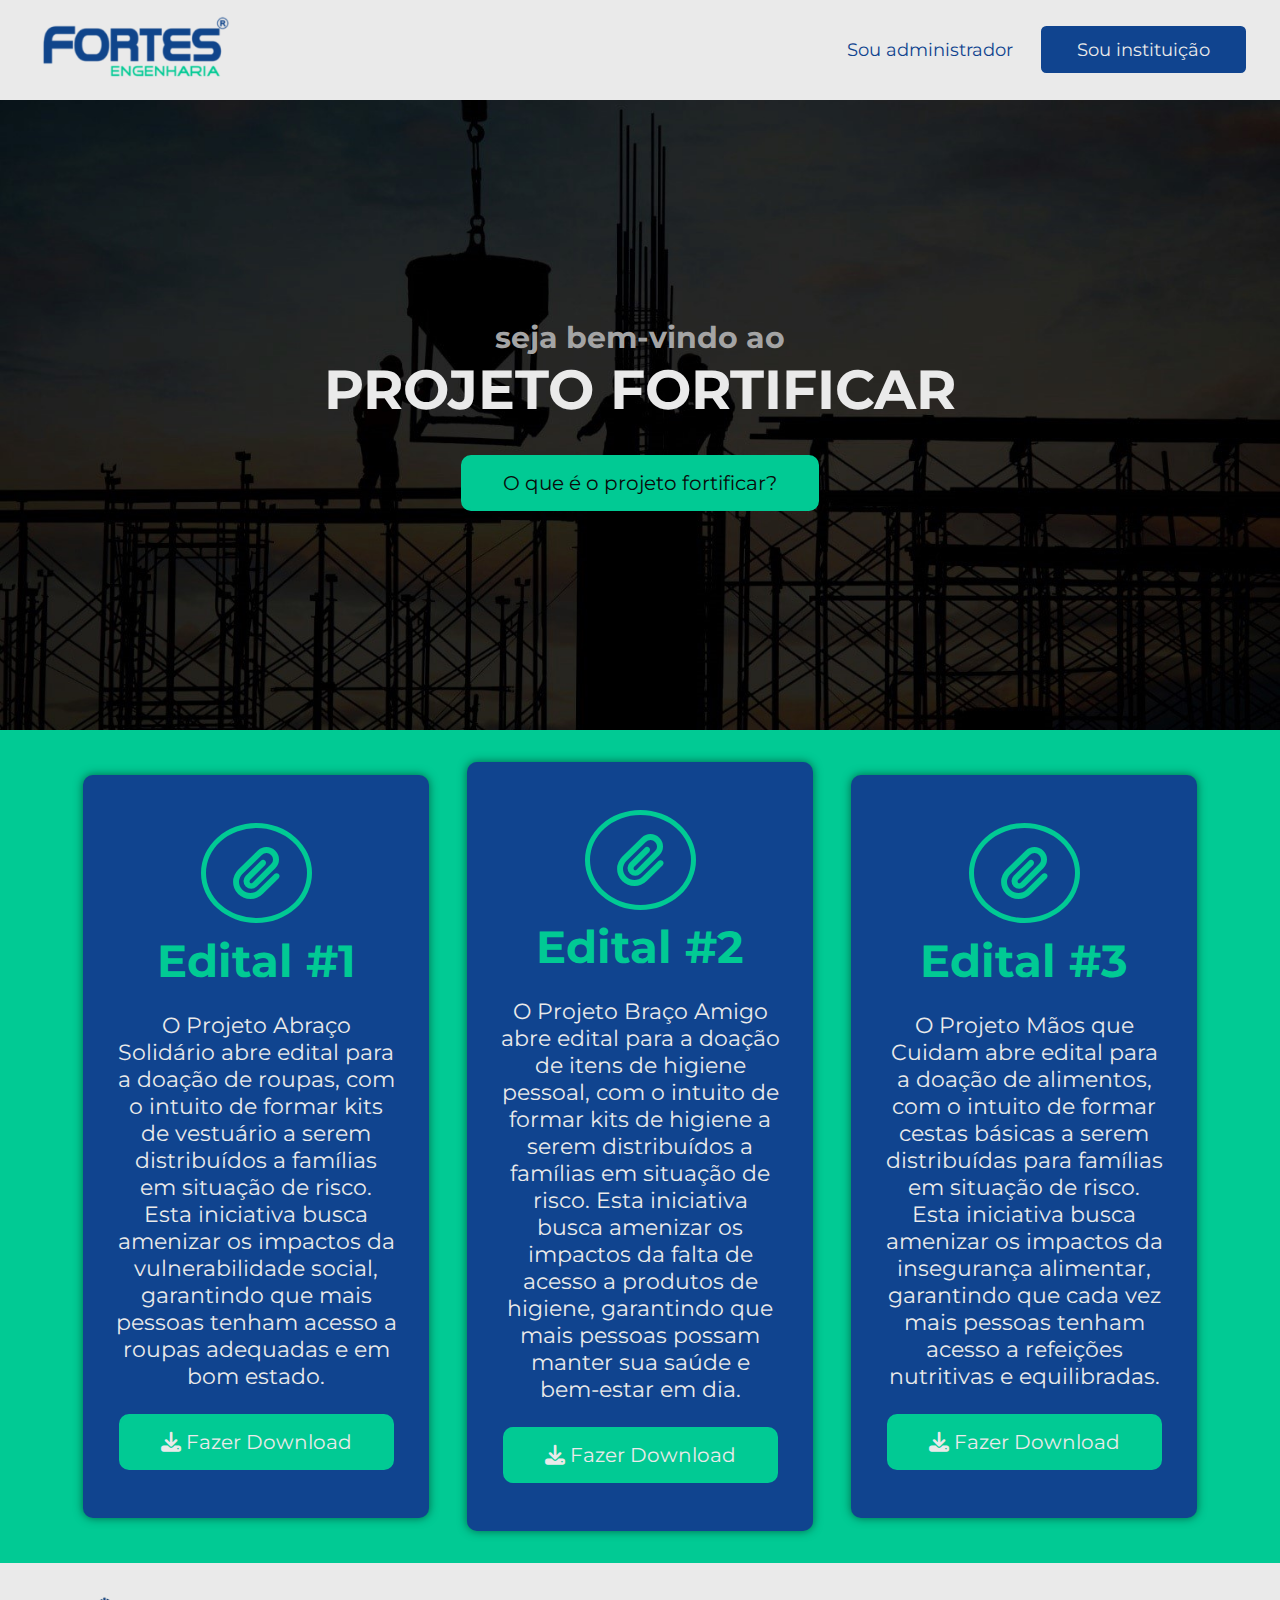
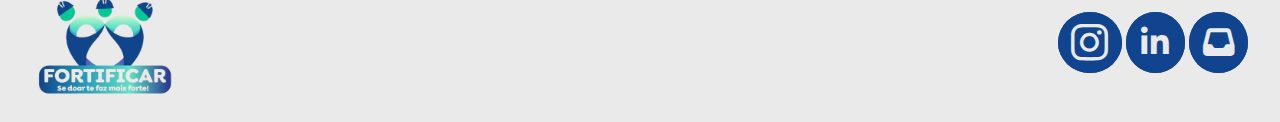
<file: index.html>
<!DOCTYPE html>
<html lang="pt-br">

<head>
    <meta charset="UTF-8">
    <meta name="viewport" content="width=device-width, initial-scale=1.0">
    <link rel="stylesheet" href="style.css">
    <link rel="stylesheet" href="src/fontawesome/css/all.css">
    <link rel="shortcut icon" href="src/logo-fortificar.png" type="image/x-icon">
    <title>Fortificar</title>
</head>

<body>
    <header>
        <div>
            <img src="src/logo-fortes.png" alt="Logo Fortes Engenharia">
        </div>
        <div>
            <a onclick="setTipoUsuario('adm')" class="bt-normal" href="login.html">Sou administrador</a>
            <a onclick="setTipoUsuario('dona')" class="bt-bg-azul" href="login.html">Sou instituição</a>
        </div>
    </header>

    <main>
        <section  id="hero">
            <div>
                <h2>seja bem-vindo ao</h2>
                <h1>PROJETO FORTIFICAR</h1>
            </div>
            <a class="bt-bg-verde" href="">O que é o projeto fortificar?</a>
        </section>

        <section id="cards">
            <div class="card">

                <div class="texto-card">
                    <a class="bt-bg-azul" href=""><i class="fa-solid fa-paperclip fa-3x"></i></a>
                    <h1>Edital #1</h1>
                </div>
                <p>O Projeto Abraço Solidário abre edital para a doação de roupas, com o intuito de formar kits de
                    vestuário a serem distribuídos a famílias em situação de risco. Esta iniciativa busca amenizar os
                    impactos da vulnerabilidade social, garantindo que mais pessoas tenham acesso a roupas adequadas e
                    em bom estado.
                </p>

                <a class="bt-bg-verde" download href="files/Edital1.pdf"><i
                        class="fa-solid fa-download"></i> Fazer Download</a>
            </div>
            <div class="card">

                <div class="texto-card">
                    <a class="bt-bg-azul" href=""><i class="fa-solid fa-paperclip fa-3x"></i></a>
                    <h1>Edital #2</h1>
                </div>
                <p>O Projeto Braço Amigo abre edital para a doação de itens de higiene pessoal, com o intuito de formar
                    kits de higiene a serem distribuídos a famílias em situação de risco. Esta iniciativa busca amenizar
                    os impactos da falta de acesso a produtos de higiene, garantindo que mais pessoas possam manter sua
                    saúde e bem-estar em dia.
                </p>

                <a class="bt-bg-verde" download href="files/Edital2.pdf"><i
                        class="fa-solid fa-download"></i> Fazer Download</a>
            </div>
            <div class="card">

                <div class="texto-card">
                    <a class="bt-bg-azul" href=""><i class="fa-solid fa-paperclip fa-3x"></i></a>
                    <h1>Edital #3</h1>
                </div>
                <p>O Projeto Mãos que Cuidam abre edital para a doação de alimentos, com o intuito de formar cestas
                    básicas a serem distribuídas para famílias em situação de risco. Esta iniciativa busca amenizar os
                    impactos da insegurança alimentar, garantindo que cada vez mais pessoas tenham acesso a refeições nutritivas
                    e equilibradas.
                </p>

                <a class="bt-bg-verde" download href="files/Edital3.pdf"><i
                        class="fa-solid fa-download"></i> Fazer Download</a>
            </div>
        </section>
    </main>

    <footer>
        <div>
            <img src="src/logo-fortificar.png" alt="Logo Fortificar">
        </div>
        <div>
            <a class="bt-bg-azul" target="_blank" href="https://www.instagram.com/fortesengenharialtda/"><i
                    class="fa-brands fa-instagram fa-2xl"></i></a>
            <a class="bt-bg-azul" style="padding: 0.7em 0.6em !important" target="_blank"
                href="https://www.linkedin.com/company/fortes-engenharia-ltda/"><i
                    class="fa-brands fa-linkedin-in fa-xl"></i></a>
            <a class="bt-bg-azul" target="_blank" href="https://fortes.ind.br/fale-conosco/"><i
                    class="fa-solid fa-inbox fa-xl"></i></a>
        </div>
    </footer>

    <script src="script.js"></script>
</body>

</html>
</file>
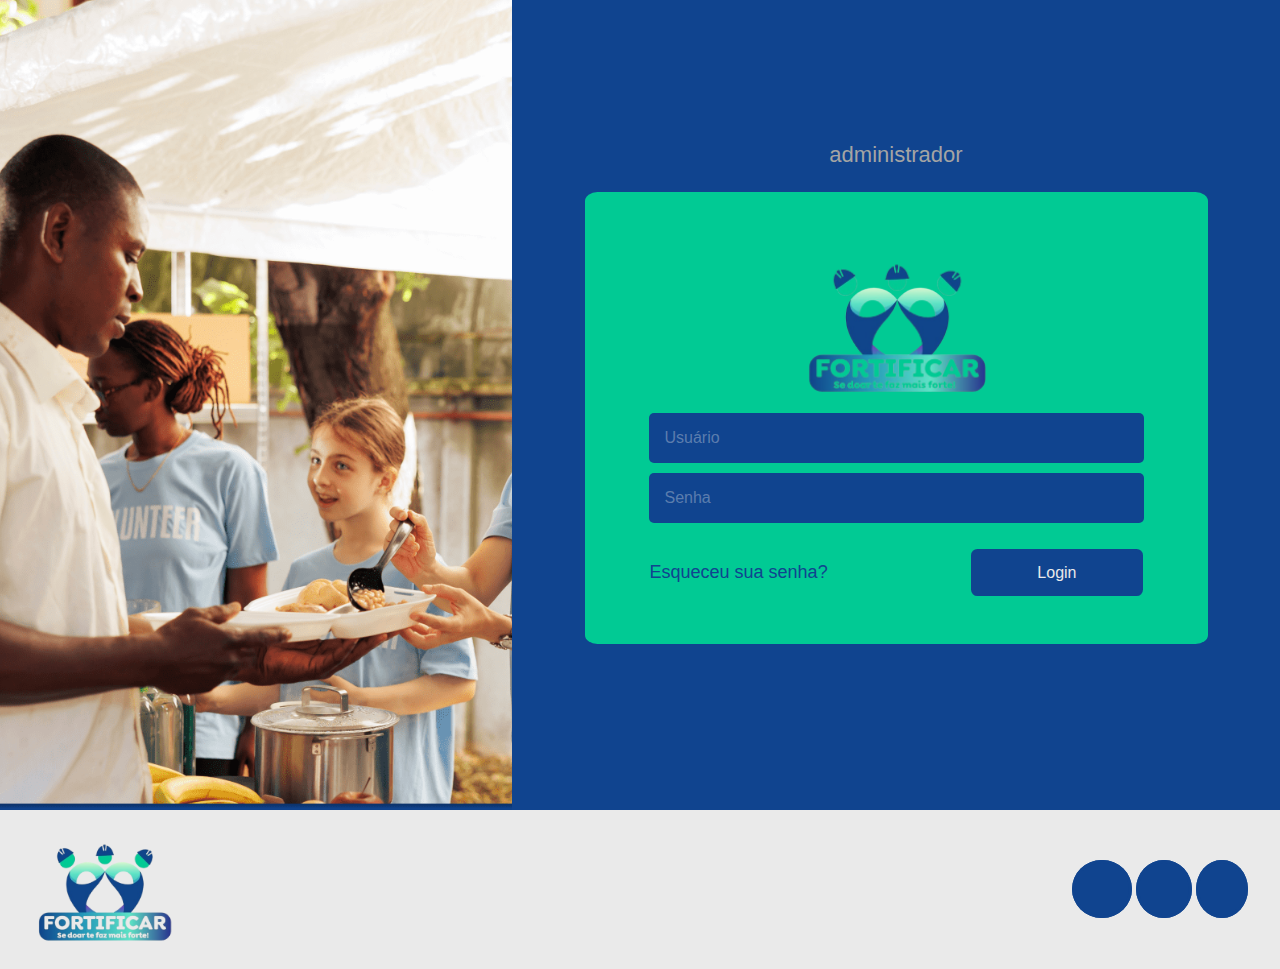
<file: pags-adm/index.html>
<!DOCTYPE html>
<html lang="pt-br">

<head>
    <meta charset="UTF-8">
    <meta name="viewport" content="width=device-width, initial-scale=1.0">
    <link rel="stylesheet" href="../style.css">
    <link rel="stylesheet" href="../src/fontawesome/css/all.css">
    <link rel="shortcut icon" href="../src/logo-fortificar.png" type="image/x-icon">
    <link rel="stylesheet" href="style-adm.css">
    <title>Fortificar - Administrador</title>
</head>

<body>
    <script>
        // codigo para não deixar usuários não autorizados entrarem
        window.onload = function () {
            var auth = sessionStorage.getItem('auth');
            if (!auth || auth !== "adm") {
                sessionStorage.setItem('tipoUsuario', "adm");
                window.location.href = '../login.html';
            }
        }
    </script>
    <header>
        <nav>
            <a class="bt-normal ativado" href="#">Cadastros</a>
            <a class="bt-normal" href="relatorios.html">Relatórios</a>
            <a class="bt-normal" href="chat.html">Chats</a>
        </nav>
        <div>
            <div id="bt-user">
                <button><i class="fa-solid fa-user fa-3x"></i></button>
                <div class="submenu">
                    <h3>Administrador</h3>
                    <a class="bt-bg-azul" onclick="sair()" href="../index.html">Sair</a>
                </div>
            </div>
        </div>
    </header>
 
        <main id="aside-screen">
            <aside>
                <input class="bt-bg-azul" type="text" name="nome" id="txtNome" placeholder="Nome da empresa">
                <ul>
                    <li><i class="fa-regular fa-square fa-xl"></i>
                        <p style="text-decoration: underline;">Instituição #1 - Pendente</p>
                    </li>
                    <li><i class="fa-regular fa-square-check fa-xl"></i>
                        <p>Instituição #2</p>
                    </li>
                    <li><i class="fa-regular fa-square-check fa-xl"></i>
                        <p>Instituição #3</p>
                    </li>
                    <li><i class="fa-regular fa-square-check fa-xl"></i>
                        <p>Instituição #4</p>
                    </li>
                    <li><i class="fa-regular fa-square-check fa-xl"></i>
                        <p>Instituição #5</p>
                    </li>
                    <li><i class="fa-regular fa-square-check fa-xl"></i>
                        <p>Instituição #6</p>
                    </li>
                    <li><i class="fa-regular fa-square-check fa-xl"></i>
                        <p>Instituição #7</p>
                    </li>
                </ul>
            </aside>
            <section class="conteudo">
                <div class="row">
                    <img height="170" src="../src/foto-empresa.png" alt="Logo Empresa">
                    <div id="info-empresa">
                        <div class="column">
                            <h2>Instituição #1 - Pendente</h2>
                            <h3>Doação de alimentos</h3>
                        </div>
                        <div>
                            <p>“Somos uma empresa dedicada a doação de alimentos
                                desde 2019, atendendo com orgulho mais de cem mil famílias através do repasse de doações
                                voluntárias”
                            </p>
                        </div>
                    </div>
                </div>
                <table>
                    <tr>
                        <th>CNPJ</th>
                        <td>12.345.678/0001-90</td>
                    </tr>
                    <tr>
                        <th>Telefone</th>
                        <td>+55 (27) 1234-5678</td>
                    </tr>
                    <tr>
                        <th>Email</th>
                        <td>contato@alimentaesperanca.org.br</td>
                    </tr>
                    <tr>
                        <th>Website</th>
                        <td>www.alimentaesperanca.org.br</td>
                    </tr>
                    <tr>
                        <th>Valores</th>
                        <td>Solidariedade, Comunhão e Respeito</td>
                    </tr>
                    <tr>
                        <th>Impacto</th>
                        <td>1.300 toneladas de alimentos / 100.000 pessoas</td>
                    </tr>
                    <tr>
                        <th>Descrição</th>
                        <td>Contamos com uma equipe dedicada de 30 funcionários e mais de 200 voluntários que atuam
                            diretamente na coleta, organização e distribuição de alimentos, Temos parcerias com grandes
                            redes de supermercados, ONGs locais, prefeituras e diversas empresas do setor privado que
                            compartilham nosso compromisso com a luta contra a fome.</td>
                    </tr>
                </table>
                <div class="bts">
                    <button class="bt-bg-verde" id="bt-rem"><i class="fa-solid fa-x"></i>Rejeitar</button>
                    <button class="bt-bg-verde"><i class="fa-solid fa-check"></i>Aceitar</button>
                </div>
            </section>



    </main>
    <footer>
        <div>
            <img src="../src/logo-fortificar.png" alt="Logo Fortificar">
        </div>
        <div>
            <a class="bt-bg-azul" target="_blank" href="https://www.instagram.com/fortesengenharialtda/"><i
                    class="fa-brands fa-instagram fa-2xl"></i></a>
            <a class="bt-bg-azul" style="padding: 0.7em 0.6em !important" target="_blank"
                href="https://www.linkedin.com/company/fortes-engenharia-ltda/"><i
                    class="fa-brands fa-linkedin-in fa-xl"></i></a>
            <a class="bt-bg-azul" target="_blank" href="https://fortes.ind.br/fale-conosco/"><i
                    class="fa-solid fa-inbox fa-xl"></i></a>
        </div>
    </footer>

    <script src="../script.js"></script>

</html>
</file>
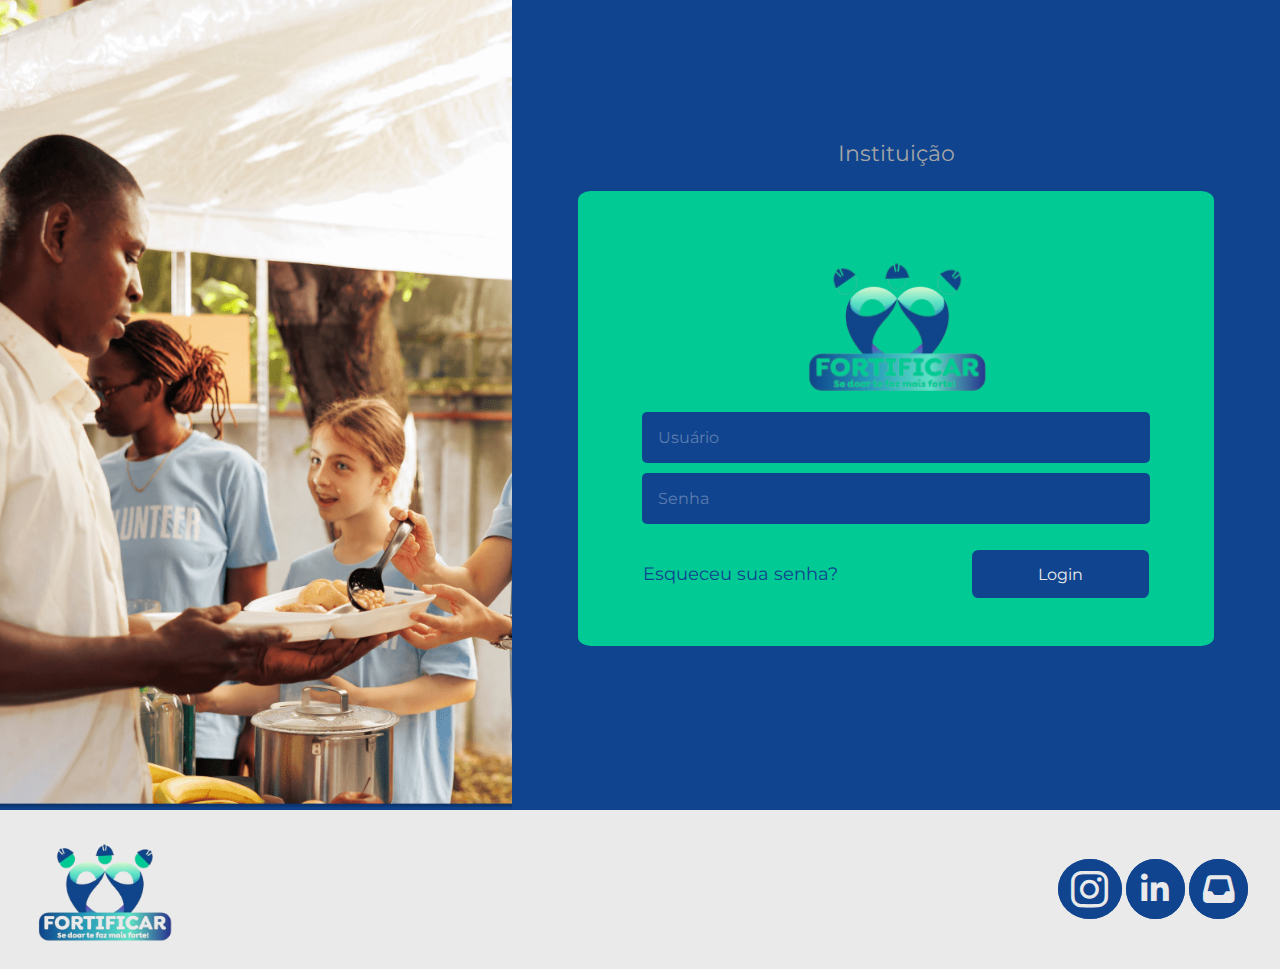
<file: pags-dona/index.html>
<!DOCTYPE html>
<html lang="pt-br">

<head>
    <meta charset="UTF-8">
    <meta name="viewport" content="width=device-width, initial-scale=1.0">
    <link rel="stylesheet" href="../style.css">
    <link rel="stylesheet" href="../src/fontawesome/css/all.css">
    <link rel="shortcut icon" href="../src/logo-fortificar.png" type="image/x-icon">
    <link rel="stylesheet" href="style-donatario.css">
    <title>Fortificar - Donatario</title>
</head>

<body>
    <script>
        window.onload = function () {
            var auth = sessionStorage.getItem('auth');
            if (!auth || auth !== "dona") {
                sessionStorage.setItem('tipoUsuario', "dona");
                window.location.href = '../login.html';
            }
        }
    </script>


    <header>
        <nav>
            <a class="bt-normal ativado" href="#">Home</a>
            <a class="bt-normal" href="prestacao_de_contas.html">Prestação de Contas</a>
            <a class="bt-normal" href="solicitacoes.html">Solicitações</a>
        </nav>
        <div>
            <div>
                <button><i class="fa-solid fa-bell fa-3x"></i></button>
            </div>
            <div>
                <button><i class="fa-solid fa-comment fa-3x"></i></button>
            </div>
            <div id="bt-user">
                <button><i class="fa-solid fa-user fa-3x"></i></button>
                <div class="submenu">
                    <h3>Donatário</h3>
                    <a class="bt-bg-azul" onclick="sair()" href="../index.html">Sair</a>
                </div>
            </div>
        </div>
    </header>
    <main>
        <section id="home-section">
            <div id="div-video">
                <iframe src="https://www.youtube.com/embed/dMacdG2I5q0?si=LDQ-BQvSq8XairRv" title="YouTube video player"
                    frameborder="0"
                    allow="accelerometer; autoplay; clipboard-write; encrypted-media; gyroscope; picture-in-picture; web-share"
                    referrerpolicy="strict-origin-when-cross-origin" allowfullscreen></iframe>
            </div>
            <div id="div-texto">
                <div>
                    <h2>Projetos</h2>
                    <p>A FORTES Engenharia LTDA é uma empresa de construção civil industrial consolidada e referência em
                        seu
                        ramo de atuação. É uma marca forte, que gera e agrega valor para as pessoas, para o mercado e
                        para o
                        Brasil. Atua com ética, competitividade e qualidade na construção de grandes empreendimentos, em
                        diferentes tipos de obras e nos mais importantes setores da economia, sendo uma referência em
                        inovação e em soluções tecnológicas diferenciadas.</p>
                </div>
                <a class="bt-bg-verde" href="">Ver editais</a>
            </div>
        </section>
        <section id="cards">
            <div class="card">

                <div class="texto-card">
                    <a class="bt-bg-azul" href=""><i class="fa-solid fa-paperclip fa-3x"></i></a>
                    <h1>Edital #1</h1>
                </div>
                <p>O Projeto Abraço Solidário abre edital para a doação de roupas, com o intuito de formar kits de
                    vestuário a serem distribuídos a famílias em situação de risco. Esta iniciativa busca amenizar os
                    impactos da vulnerabilidade social, garantindo que mais pessoas tenham acesso a roupas adequadas e
                    em bom estado.
                </p>

                <a class="bt-bg-verde" download href="../files/Edital1.pdf"><i
                        class="fa-solid fa-download"></i> Fazer Download</a>
            </div>
            <div class="card">

                <div class="texto-card">
                    <a class="bt-bg-azul" href=""><i class="fa-solid fa-paperclip fa-3x"></i></a>
                    <h1>Edital #2</h1>
                </div>
                <p>O Projeto Braço Amigo abre edital para a doação de itens de higiene pessoal, com o intuito de formar
                    kits de higiene a serem distribuídos a famílias em situação de risco. Esta iniciativa busca amenizar
                    os impactos da falta de acesso a produtos de higiene, garantindo que mais pessoas possam manter sua
                    saúde e bem-estar em dia.
                </p>

                <a class="bt-bg-verde" download href="../files/Edital2.pdf"><i
                        class="fa-solid fa-download"></i> Fazer Download</a>
            </div>
            <div class="card">

                <div class="texto-card">
                    <a class="bt-bg-azul" href=""><i class="fa-solid fa-paperclip fa-3x"></i></a>
                    <h1>Edital #3</h1>
                </div>
                <p>O Projeto Mãos que Cuidam abre edital para a doação de alimentos, com o intuito de formar cestas
                    básicas a serem distribuídas para famílias em situação de risco. Esta iniciativa busca amenizar os
                    impactos da insegurança alimentar, garantindo que cada vez mais pessoas tenham acesso a refeições nutritivas
                    e equilibradas.
                </p>

                <a class="bt-bg-verde" download href="../files/Edital3.pdf"><i
                        class="fa-solid fa-download"></i> Fazer Download</a>
            </div>
        </section>
    </main>
    <footer>
        <div>
            <img src="../src/logo-fortificar.png" alt="Logo Fortificar">
        </div>
        <div>
            <a class="bt-bg-azul" target="_blank" href="https://www.instagram.com/fortesengenharialtda/"><i
                    class="fa-brands fa-instagram fa-2xl"></i></a>
            <a class="bt-bg-azul" style="padding: 0.7em 0.6em !important" target="_blank"
                href="https://www.linkedin.com/company/fortes-engenharia-ltda/"><i
                    class="fa-brands fa-linkedin-in fa-xl"></i></a>
            <a class="bt-bg-azul" target="_blank" href="https://fortes.ind.br/fale-conosco/"><i
                    class="fa-solid fa-inbox fa-xl"></i></a>
        </div>
    </footer>

    <script src="../script.js"></script>

</html>
</file>
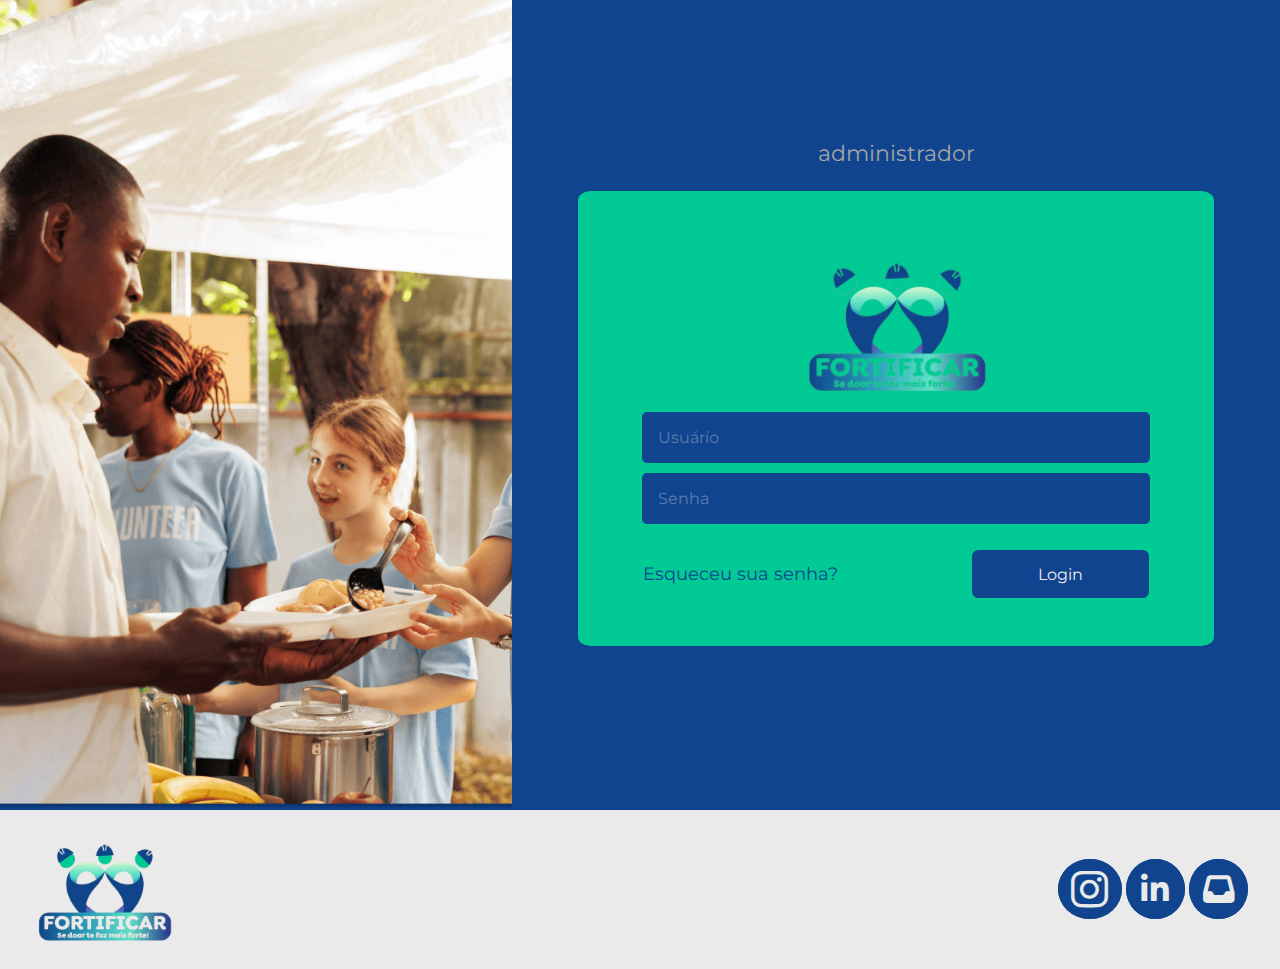
<file: login.html>
<!DOCTYPE html>
<html lang="pt-br">

<head>
    <meta charset="UTF-8">
    <meta name="viewport" content="width=device-width, initial-scale=1.0">
    <link rel="stylesheet" href="style.css">
    <link rel="stylesheet" href="src/fontawesome/css/all.css">
    <link rel="shortcut icon" href="src/logo-fortificar.png" type="image/x-icon">
    <title>Fortificar</title>
</head>

<body>
    <script>
        window.onload = function () {
            var tipoUsuario = sessionStorage.getItem('tipoUsuario');
            if (tipoUsuario) {
                if (tipoUsuario === 'dona') {
                    document.getElementById('lblTipoUsuario').innerHTML = "Instituição";                
                }
            }
        }
    </script>

    <main id="login">
        <aside id="form-aside"></aside>
        <section>
            <p id="lblTipoUsuario">administrador</p>
            <form id="formLogin" onsubmit="return validarForm()">
                <img src="src/logo-fortificar.png" alt="Logo Fortificar">
                <input required class="input-bg-azul" type="text" name="nome" id="txtNome" placeholder="Usuário">
                <input required class="input-bg-azul" type="password" name="senha" id="txtSenha" placeholder="Senha">
                <div>
                    <a class="bt-normal" href="#">Esqueceu sua senha?</a>
                    <button type="submit" class="bt-bg-azul">Login</button>
                </div>
            </form>
            <p id="lblRetorno"></p>
        </section>
    </main>

    <footer>
        <div>
            <img src="src/logo-fortificar.png" alt="Logo Fortificar">
        </div>
        <div>
            <a class="bt-bg-azul" target="_blank" href="https://www.instagram.com/fortesengenharialtda/"><i
                    class="fa-brands fa-instagram fa-2xl"></i></a>
            <a class="bt-bg-azul" style="padding: 0.7em 0.6em !important" target="_blank"
                href="https://www.linkedin.com/company/fortes-engenharia-ltda/"><i
                    class="fa-brands fa-linkedin-in fa-xl"></i></a>
            <a class="bt-bg-azul" target="_blank" href="https://fortes.ind.br/fale-conosco/"><i
                    class="fa-solid fa-inbox fa-xl"></i></a>
        </div>
    </footer>

    <script src="script.js"></script>
</body>

</html>
</file>
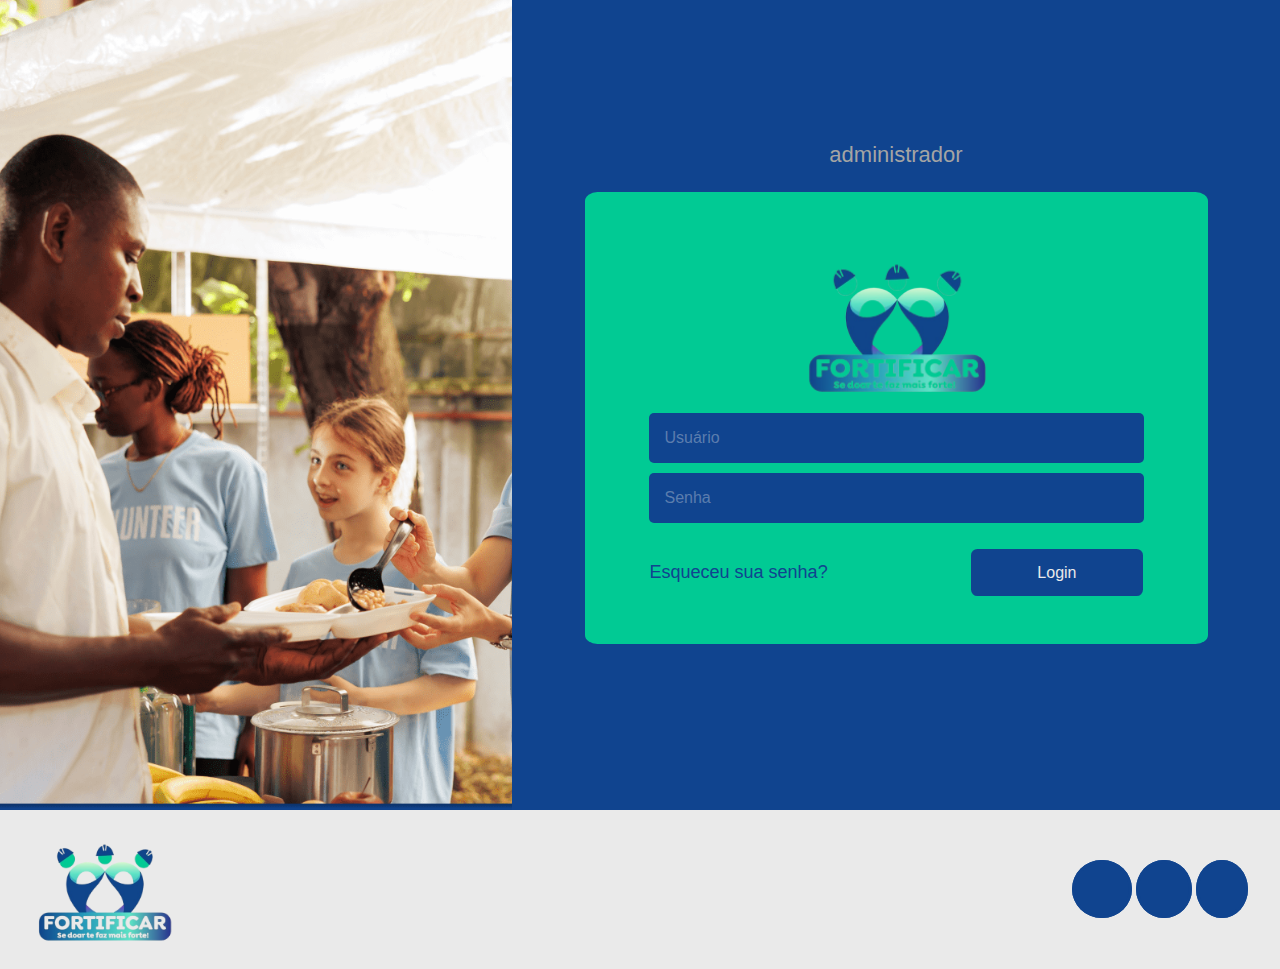
<file: pags-adm/chat.html>
<!DOCTYPE html>
<html lang="pt-br">

<head>
    <meta charset="UTF-8">
    <meta name="viewport" content="width=device-width, initial-scale=1.0">
    <link rel="stylesheet" href="../style.css">
    <link rel="stylesheet" href="../src/fontawesome/css/all.css">
    <link rel="shortcut icon" href="../src/logo-fortificar.png" type="image/x-icon">
    <link rel="stylesheet" href="style-adm.css">
    <title>Fortificar - Administrador</title>
</head>

<body>
    <script>
        // codigo para não deixar usuários não autorizados entrarem
        window.onload = function () {
            var auth = sessionStorage.getItem('auth');
            if (!auth || auth !== "adm") {
                sessionStorage.setItem('tipoUsuario', "adm");
                window.location.href = '../login.html';
            }
        }
    </script>
    <header>
        <nav>
            <a class="bt-normal" href="index.html">Cadastros</a>
            <a class="bt-normal" href="relatorios.html">Relatórios</a>
            <a class="bt-normal ativado" href="#">Chats</a>
        </nav>
        <div>
            <div id="bt-user">
                <button><i class="fa-solid fa-user fa-3x"></i></button>
                <div class="submenu">
                    <h3>Administrador</h3>
                    <a class="bt-bg-azul" onclick="sair()" href="../index.html">Sair</a>
                </div>
            </div>
        </div>
    </header>


    <main style="height: 85vh;" id="aside-screen">
        <aside>
            <input class="bt-bg-azul" type="text" name="nome" id="txtNome" placeholder="Conversa">
            <ul id="list-chats">
                <li>
                    <p>Instituição #1</p>
                </li>
                <li>
                    <p>Instituição #2</p>
                </li>
                <li>
                    <p>Instituição #3</p>
                </li>
                <li>
                    <p>Instituição #4</p>
                </li>
                <li>
                    <p>Instituição #5</p>
                </li>
                <li>
                    <p>Instituição #6</p>
                </li>
                <li>
                    <p>Instituição #7</p>
                </li>
            </ul>
        </aside>
        <section class="conversa">
            <div id="cabecalho-chat">
                <div>
                    <button><i class="fa-solid fa-user fa-3x"></i></button>
                </div>
                <div  class="column"> 
                    <h2>Instituição #1</h2>
                    <p>Online</p>
                </div>
            </div>

            <div id="conversa-chat">
                <div id="data">
                    <p>HOJE</p>
                </div>
                <div id="msg1">
                    <p>Olá, preciso de ajuda</p>
                </div>
                <div id="msg2">
                    <p>Olá, como posso ajudar?</p>
                </div>
            </div>

            <div id="input-chat">
                <input type="text" class="input-bg-azul" placeholder="Digite sua mensagem">
                <i class="fa-solid fa-paper-plane fa-2x"></i>
            </div>

        </section>
    </main>



    <footer>
        <div>
            <img src="../src/logo-fortificar.png" alt="Logo Fortificar">
        </div>
        <div>
            <a class="bt-bg-azul" target="_blank" href="https://www.instagram.com/fortesengenharialtda/"><i
                    class="fa-brands fa-instagram fa-2xl"></i></a>
            <a class="bt-bg-azul" style="padding: 0.7em 0.6em !important" target="_blank"
                href="https://www.linkedin.com/company/fortes-engenharia-ltda/"><i
                    class="fa-brands fa-linkedin-in fa-xl"></i></a>
            <a class="bt-bg-azul" target="_blank" href="https://fortes.ind.br/fale-conosco/"><i
                    class="fa-solid fa-inbox fa-xl"></i></a>
        </div>
    </footer>

    <script src="../script.js"></script>

</html>
</file>
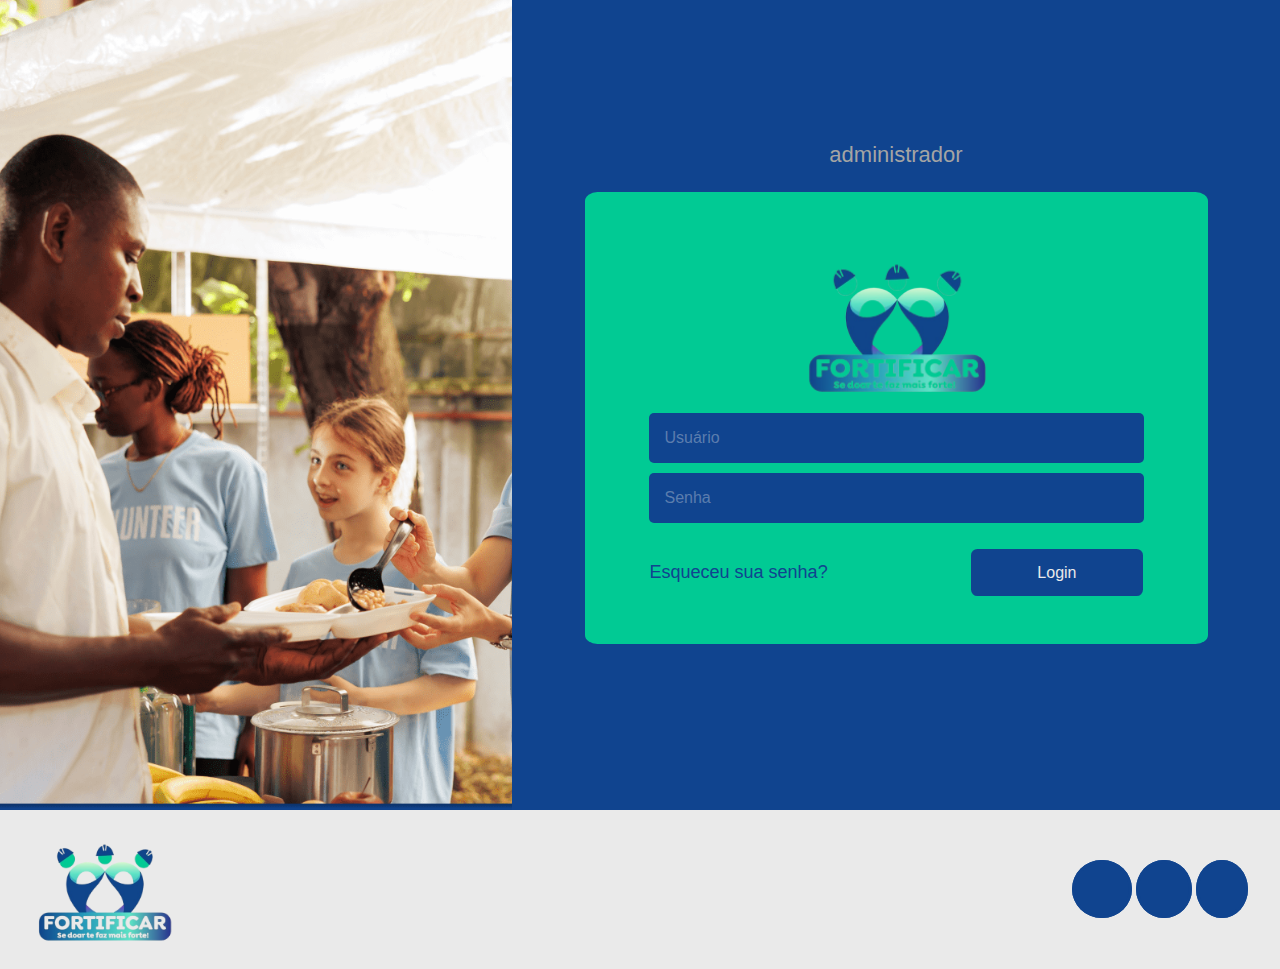
<file: pags-adm/relatorios.html>
<!DOCTYPE html>
<html lang="pt-br">

<head>
    <meta charset="UTF-8">
    <meta name="viewport" content="width=device-width, initial-scale=1.0">
    <link rel="stylesheet" href="../style.css">
    <link rel="stylesheet" href="../src/fontawesome/css/all.css">
    <link rel="shortcut icon" href="../src/logo-fortificar.png" type="image/x-icon">
    <link rel="stylesheet" href="style-adm.css">
    <title>Fortificar - Administrador</title>
</head>

<body>
    <script>
        // codigo para não deixar usuários não autorizados entrarem
        window.onload = function () {
            var auth = sessionStorage.getItem('auth');
            if (!auth || auth !== "adm") {
                sessionStorage.setItem('tipoUsuario', "adm");
                window.location.href = '../login.html';
            }
        }
    </script>
    <header>
        <nav>
            <a class="bt-normal" href="index.html">Cadastros</a>
            <a class="bt-normal ativado" href="#">Relatórios</a>
            <a class="bt-normal" href="chat.html">Chats</a>
        </nav>
        <div>
            <div id="bt-user">
                <button><i class="fa-solid fa-user fa-3x"></i></button>
                <div class="submenu">
                    <h3>Administrador</h3>
                    <a class="bt-bg-azul" onclick="sair()" href="../index.html">Sair</a>
                </div>
            </div>
        </div>
    </header>


    <main id="aside-screen">
        <aside>
            <input class="bt-bg-azul" type="text" name="nome" id="txtNome" placeholder="Filtro">
            <ul>

                <p style="font-size: 20px;">Tipo de Doação:</p>
                <li><i class="fa-regular fa-square fa-xl"></i>
                    <p>Alimentos</p>
                </li>
                <li><i class="fa-regular fa-square fa-xl"></i>
                    <p>Roupas</p>
                </li>
                <li><i class="fa-regular fa-square-check fa-xl"></i>
                    <p>Higiene Pessoal</p>
                </li>
                <li><i class="fa-regular fa-square-check fa-xl"></i>
                    <p>Material Educativo</p>
                </li>
                <li></li>
                <select>
                    <option>Por semana</option>
                    <option>Por mês</option>
                    <option>Por ano</option>
                </select>
                <li></li>
                <p style="font-size: 20px;">Tipo de rendimento:</p>
                <li><i class="fa-regular fa-square fa-xl"></i>
                    <p>Dinheiro bruto</p>
                </li>
                <li><i class="fa-regular fa-square fa-xl"></i>
                    <p>Dinheiro liquido</p>
                </li>
                <li><i class="fa-regular fa-square-check fa-xl"></i>
                    <p>Pessoas atendidas</p>
                </li>
                <li><i class="fa-regular fa-square fa-xl"></i>
                    <p>Famílias atendidas</p>
                </li>

            </ul>
        </aside>
        <section class="conteudo">
            <div>
                <h1>Relatório</h1>
                <h3>03/12/2023</h3>
            </div>
            <table>
                <tr>
                    <th>Doações</th>
                    <td>Roupas, Higiene pessoal</td>
                </tr>
                <tr>
                    <th>Total R$</th>
                    <td>59.000</td>
                </tr>
                <tr>
                    <th>Colaboradores</th>
                    <td>Accaci</td>
                </tr>
                <tr>
                    <th>Região</th>
                    <td>Itaparica, Jokey Santos Drumound</td>
                </tr>
                <tr>
                    <th>Famílias</th>
                    <td>14.00</td>
                </tr>
            </table>
            <div class="bts">
                <button class="bt-bg-verde"><i class="fa-solid fa-print"></i>Imprimir</button>
                <button class="bt-bg-verde"><i class="fa-solid fa-share"></i>Compartilhar</button>
            </div>
        </section>
    </main>



    <footer>
        <div>
            <img src="../src/logo-fortificar.png" alt="Logo Fortificar">
        </div>
        <div>
            <a class="bt-bg-azul" target="_blank" href="https://www.instagram.com/fortesengenharialtda/"><i
                    class="fa-brands fa-instagram fa-2xl"></i></a>
            <a class="bt-bg-azul" style="padding: 0.7em 0.6em !important" target="_blank"
                href="https://www.linkedin.com/company/fortes-engenharia-ltda/"><i
                    class="fa-brands fa-linkedin-in fa-xl"></i></a>
            <a class="bt-bg-azul" target="_blank" href="https://fortes.ind.br/fale-conosco/"><i
                    class="fa-solid fa-inbox fa-xl"></i></a>
        </div>
    </footer>

    <script src="../script.js"></script>

</html>
</file>
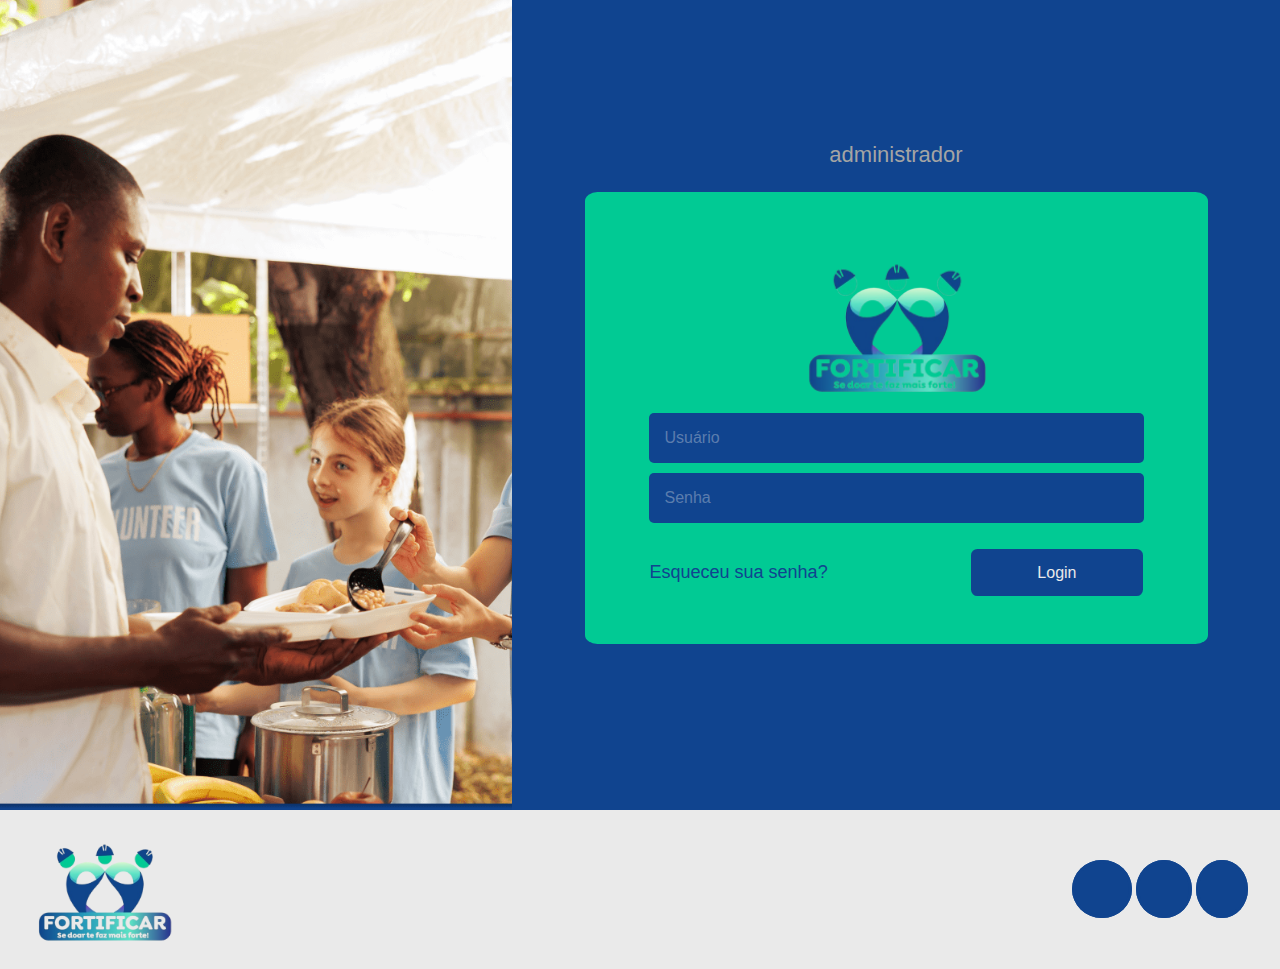
<file: pags-dona/prestacao_de_contas.html>
<!DOCTYPE html>
<html lang="pt-br">

<head>
    <meta charset="UTF-8">
    <meta name="viewport" content="width=device-width, initial-scale=1.0">
    <link rel="stylesheet" href="../style.css">
    <link rel="stylesheet" href="../src/fontawesome/css/all.css">
    <link rel="shortcut icon" href="../src/logo-fortificar.png" type="image/x-icon">
    <link rel="stylesheet" href="style-donatario.css">
    <title>Fortificar - Donatario</title>
</head>

<body>
    <script>
        window.onload = function () {
            var auth = sessionStorage.getItem('auth');
            if (!auth || auth !== "dona") {
                sessionStorage.setItem('tipoUsuario', "dona");
                window.location.href = '../login.html';
            }
        }
    </script>


    <header>
        <nav>
            <a class="bt-normal" href="index.html">Home</a>
            <a class="bt-normal ativado" href="#">Prestação de Contas</a>
            <a class="bt-normal" href="solicitacoes.html">Solicitações</a>
        </nav>
        <div>
            <div>
                <button><i class="fa-solid fa-bell fa-3x"></i></button>
            </div>
            <div>
                <button><i class="fa-solid fa-comment fa-3x"></i></button>
            </div>
            <div id="bt-user">
                <button><i class="fa-solid fa-user fa-3x"></i></button>
                <div class="submenu">
                    <h3>Donatário</h3>
                    <a class="bt-bg-azul" onclick="sair()" href="../index.html">Sair</a>
                </div>
            </div>
        </div>
    </header>
    <main id="aside-screen">
        <aside>
            <input class="bt-bg-azul" type="text" name="nome" id="txtNome" placeholder="Data">
            <ul>
                <li><i class="fa-regular fa-square fa-xl"></i>
                    <p class="ativado" style="text-decoration: underline;">20/03/2024</p>
                </li>
                <li><i class="fa-regular fa-square-check fa-xl"></i>
                    <p>20/03/2024</p>
                </li>
                <li><i class="fa-regular fa-square-check fa-xl"></i>
                    <p>20/02/2024</p>
                </li>
                <li><i class="fa-regular fa-square-check fa-xl"></i>
                    <p>20/01/2024</p>
                </li>
                <li><i class="fa-regular fa-square-check fa-xl"></i>
                    <p>20/12/2023</p>
                </li>
                <li><i class="fa-regular fa-square-check fa-xl"></i>
                    <p>20/11/2023</p>
                </li>
                <li><i class="fa-regular fa-square-check fa-xl"></i>
                    <p>20/10/2023</p>
                </li>
            </ul>
        </aside>
        <section class="conteudo">
            <form>
                <h1>20/03/2024</h1>
                <input required class="input-bg-verde" placeholder="CNPJ">
                <input required class="input-bg-verde"  placeholder="Organização">
                <div>
                    <input required class="input-bg-verde"  placeholder="Contato">
                    <input type="file">
                </div>
                <input required class="input-bg-verde"  placeholder="Valor da doação">
                <input required class="input-bg-verde"  placeholder="Email">
                <input required class="input-bg-verde"  placeholder="Endereço">
                <textarea rows="5" placeholder="Comentarios"></textarea>
                <div>
                    <button type="submit" class="bt-bg-verde ">Login</button>
                </div>
            </form>
        </section>
    </main>
    <footer>
        <div>
            <img src="../src/logo-fortificar.png" alt="Logo Fortificar">
        </div>
        <div>
            <a class="bt-bg-azul" target="_blank" href="https://www.instagram.com/fortesengenharialtda/"><i
                    class="fa-brands fa-instagram fa-2xl"></i></a>
            <a class="bt-bg-azul" style="padding: 0.7em 0.6em !important" target="_blank"
                href="https://www.linkedin.com/company/fortes-engenharia-ltda/"><i
                    class="fa-brands fa-linkedin-in fa-xl"></i></a>
            <a class="bt-bg-azul" target="_blank" href="https://fortes.ind.br/fale-conosco/"><i
                    class="fa-solid fa-inbox fa-xl"></i></a>
        </div>
    </footer>

    <script src="../script.js"></script>

</html>

</html>
</file>
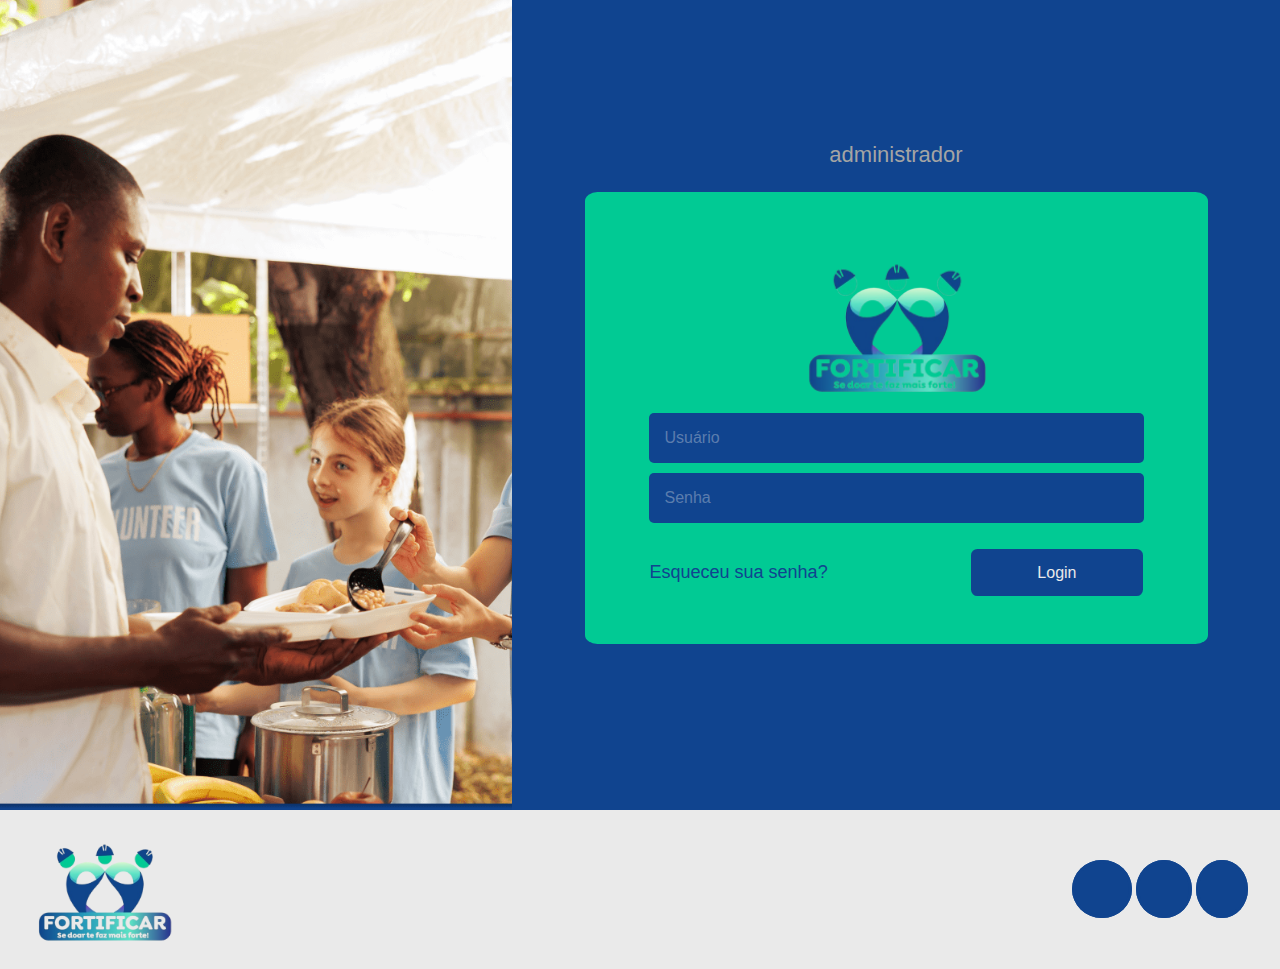
<file: pags-dona/solicitacoes.html>
<!DOCTYPE html>
<html lang="pt-br">

<head>
    <meta charset="UTF-8">
    <meta name="viewport" content="width=device-width, initial-scale=1.0">
    <link rel="stylesheet" href="../style.css">
    <link rel="stylesheet" href="../src/fontawesome/css/all.css">
    <link rel="shortcut icon" href="../src/logo-fortificar.png" type="image/x-icon">
    <link rel="stylesheet" href="style-donatario.css">
    <title>Fortificar - Donatario</title>
</head>

<body>
    <script>
        window.onload = function () {
            var auth = sessionStorage.getItem('auth');
            if (!auth || auth !== "dona") {
                sessionStorage.setItem('tipoUsuario', "dona");
                window.location.href = '../login.html';
            }
        }
    </script>


    <header>
        <nav>
            <a class="bt-normal" href="index.html">Home</a>
            <a class="bt-normal" href="prestacao_de_contas.html">Prestação de Contas</a>
            <a class="bt-normal ativado" href="#">Solicitações</a>
        </nav>
        <div>
            <div>
                <button><i class="fa-solid fa-bell fa-3x"></i></button>
            </div>
            <div>
                <button><i class="fa-solid fa-comment fa-3x"></i></button>
            </div>
            <div id="bt-user">
                <button><i class="fa-solid fa-user fa-3x"></i></button>
                <div class="submenu">
                    <h3>Donatário</h3>
                    <a class="bt-bg-azul" onclick="sair()" href="../index.html">Sair</a>
                </div>
            </div>
        </div>
    </header>
    <main id="aside-screen">
        <aside>
            <input class="bt-bg-azul" type="text" name="nome" id="txtNome" placeholder="Solicitação">
            <ul id="listSolicitacoes">
                <li onclick="criarSolicitacao()"><i class="fa-solid fa-plus"></i><p class="bt-normal">Fazer solicitação</p></li>
            </ul>
        </aside>
        <section class="conteudo">
            <div style="display: none;" id="form">
                <h1 id="h1">Nova Solicitação</h1>
                <input id="titulo" required class="input-bg-verde" placeholder="Titulo">
                <textarea id="texto" required rows="12" placeholder="Solicitação"></textarea>
                <div>
                    <p id="retorno"></p>
                    <section>
                        <button onclick="excluirSolicitacao()" id="bt-rem" class="bt-bg-verde">Remover</button>
                        <button onclick="salvarEAlterarSolicitacao()" id="bt" class="bt-bg-verde">Enviar</button>
                    </section>
                </div>
            </div>
        </section>


    </main>
    <footer>
        <div>
            <img src="../src/logo-fortificar.png" alt="Logo Fortificar">
        </div>
        <div>
            <a class="bt-bg-azul" target="_blank" href="https://www.instagram.com/fortesengenharialtda/"><i
                    class="fa-brands fa-instagram fa-2xl"></i></a>
            <a class="bt-bg-azul" style="padding: 0.7em 0.6em !important" target="_blank"
                href="https://www.linkedin.com/company/fortes-engenharia-ltda/"><i
                    class="fa-brands fa-linkedin-in fa-xl"></i></a>
            <a class="bt-bg-azul" target="_blank" href="https://fortes.ind.br/fale-conosco/"><i
                    class="fa-solid fa-inbox fa-xl"></i></a>
        </div>
    </footer>

    <script src="../script.js"></script>

</html>

</html>
</file>
<file: style.css>
@import url('https://fonts.googleapis.com/css2?family=Montserrat&display=swap');
/* João Gabriel Bolzan Louzada*/
/* SEÇÕES FIXAS*/

* {
    margin: 0;
    padding: 0;
    box-sizing: border-box;
    font-family: 'Montserrat', sans-serif;
}

h1 {
    font-size: 55px;
}

h2 {
    font-size: 30px;
}

h3 {
    font-size: 23px;
}

a,
p {
    font-size: 18px;
}

i {
    color: #eaeaea;
}

.row {
    display: flex !important;
    flex-direction: row !important;
    gap: 1em;
}

.column {
    display: flex !important;
    flex-direction: column !important;
    gap: 1em;
}


/* header */

header {
    display: flex;
    justify-content: space-between;
    align-items: center;
    background-color: #eaeaea;
    padding: 1em 2em;

    img {
        max-width: 13em;
        height: auto;

    }

    :last-child {
        display: flex;
        align-items: center;
        gap: 1.5em;
    }

    .submenu {
        display: flex;
        pointer-events: none;
        flex-direction: column;
        position: absolute;
        top: 4.5em;
        right: 4.5em;
        background-color: #eaeaea;
        border: 3px solid #10448F;
        padding: 5em 0;
        width: 15em;
        box-shadow: 0 4px 8px rgba(0, 0, 0, 0.1);
        opacity: 0%;
        transition: 0.3s;
        border-radius: 4em 0 4em 4em;

        h3 {
            color: #10448F;
        }

        a {
            padding: 0.5em 2em;
        }
    }

    button {
        background-color: #10448F;
        padding: 1em 1.4em;
        border-radius: 100%;
        border: none;
    }

    #bt-user:hover .submenu,
    #bt-user:active .submenu {
        opacity: 100%;
        pointer-events: all;

    }
}

footer {
    display: flex;
    justify-content: space-between;
    align-items: center;
    background-color: #eaeaea;
    padding: 1em 2em;

    img {
        max-width: 9em;
        height: auto;
    }

    a {
        font-size: 21px;
        padding: 0.7em 0.5em !important;
        border-radius: 100% !important;
        border: 3px solid #10448F !important;
    }

    a:hover {
        border: 3px solid #10448F !important;
    }

    a:hover>i {
        color: #10448F;
    }



}

/* buttons e links*/

.bt-normal {
    text-decoration: none;
    color: #10448F;
    transition: 0.4s;
    background-color: transparent;
    border: 2px solid transparent;
}

.bt-normal:hover {
    border-bottom: 2px solid #10448F;
}

.bt-bg-azul {
    text-decoration: none;
    background-color: #10448F;
    color: #eaeaea;
    padding: 0.7em 2em;
    border-radius: 0.4em;
    transition: 0.4s;
    border: 2px solid #eaeaea;
}

.bt-bg-azul:hover {
    background-color: #eaeaea00;
    color: #10448F;
    border: 2px solid #10448F;
}

.bt-bg-verde {
    text-decoration: none;
    background-color: #01CA94;
    color: #0a0a0a;
    padding: 0.7em 2em;
    border-radius: 0.5em;
    transition: 0.4s;
    border: 2px solid #01CA94;
}

.bt-bg-verde:hover {
    background-color: #eaeaea00;
    color: #01CA94;
    border: 2px solid #01CA94;
}

.input-bg-azul {
    background-color: #10448F;
    padding: 1em 17em 1em 1em;
    border: none;
    border-radius: 5px;
    caret-color: #eaeaea;
    outline: none;
    color: #eaeaea;
    font-size: 16px;
}

.input-bg-azul::placeholder {
    color: #eaeaea5a;
    font-size: 16px;
}



/* SEÇÕES ESPECÍFICAS */


/* hero */

#hero {
    background-image: url(src/banner.jpg);
    height: 70vh;
    background-size: cover;
    background-position: center center;
    display: flex;
    flex-direction: column;
    align-items: center;
    justify-content: center;
    text-align: center;
    gap: 2em;

    h1 {
        color: #eaeaea;
    }

    h2 {
        color: #A4A4A4;
    }

    a {
        font-size: 20px;
    }
}

#login {
    height: 90vh;
    background-color: #10448F;
    display: flex;

    #form-aside {
        width: 40%;
        height: 100%;
        background-image: url(src/aside-login.png);
        background-size: cover;
        background-position: center center;
        background-repeat: no-repeat;
    }

    section {
        width: 60%;
        display: flex;
        flex-direction: column;
        align-items: center;
        justify-content: center;
        gap: 1.5em;

        p {
            color: #A4A4A4;
            font-size: 22px;
        }

        form {
            background-color: #01CA94;
            padding: 3em 4em;
            border-radius: 2%;
            display: flex;
            flex-direction: column;
            gap: 10px;

            img {
                width: 12em;
                align-self: center;
            }

            div {
                margin-top: 1em;
                display: flex;
                justify-content: space-between;
                align-items: center;
                padding: 0 1px;

                a {
                    border: none;
                }

                button {
                    border: 2px solid #10448F;
                    font-size: 16px;
                    padding: 0.8em 4em;
                }
            }
        }
    }

}


#cards {
    display: flex;
    align-items: center;   
    background-color: #01CA94;
    width: 100%;
    justify-content: space-between;
    padding: 2em 4em;
    

    .card {
        background-color: #10448F;
        padding: 3em 2em;
        height: 75%;
        margin: 0 1.2em;
        border-radius: 10px;
        display: flex;
        flex-direction: column;
        align-items: center;
        gap: 1.5em;
        width: 33%;
        box-shadow: 0px 0px 10px rgba(0, 0, 0, 0.5);

        .bt-bg-azul {
            border: 5px solid #01CA94;;
            border-radius: 100%;
            padding: 1em 1.5em;

            i{
                color: #01CA94;
            }

        }

        p {
            font-size: 22px;
            color: #eaeaea;
            text-align: center;
        }
        .texto-card {
            align-items: center;
            display: flex;
            flex-direction: column;
            justify-content: center;
            gap: 0.6em;


            h1 {
                font-size: 45px;
                color: #01CA94;
            }

           
        }

        .bt-bg-verde{
            color: #eaeaea;
            font-size: 20px;
        }
    }
}
</file>
<file: pags-adm/style-adm.css>
/* João Gabriel Bolzan Louzada */



header {
    nav {
        display: flex;
        gap: 0.7em
    }

    .ativado {
        border-bottom: 2px solid #10448F;
    }

}

#home-section {
    display: flex;
    height: 60vh;
    padding: 3em 5em;
    background-color: #10448F;
    gap: 2em;


    #div-video {
        height: 21em;
        width: 45%;

        iframe {

            width: 100%;
            height: 100%;
            border-radius: 10px;
        }
    }

    #div-texto {
        height: 21em;
        display: flex;
        flex-direction: column;
        justify-content: space-between;
        width: 50%;
        color: #eaeaea;
        line-height: 1.7em;

        div {
            display: flex;
            flex-direction: column;
            gap: 1.2em;
        }

        a {
            width: 30%;
            text-align: center;
            padding: 0.5em 0;
        }
    }

}


#aside-screen {
    display: flex;
    width: 100%;
    height: 120vh;

    aside {
        background-color: #01CA94;
        width: 20%;
        padding: 2em 1em;
        display: flex;
        flex-direction: column;
        gap: 1em;

        input {
            padding: 1em 1em 1em 1em;
            border: 2px solid #10448F;
        }

        input::placeholder {
            font-size: 18px;
        }

        ul {
            list-style: none;

            li {
                padding: 0.7em 0;
                display: flex;
                align-items: center;
                gap: 1em;
            }
        }

        select {
            background-color: #10448F;
            color: #eaeaea;
            width: 80%;
            padding: 0.7em 0 0.7em 0.2em;
            font-size: 16px;
        }

    }

    .conteudo {
        background-color: #10448F;
        width: 80%;
        padding: 3em 10%;
        text-align: center;
        color: #eaeaea;
        display: flex;
        flex-direction: column;
        gap: 2em;

        h3 {
            color: #eaeaeac9;
        }



        table {
            width: 100%;
            border-collapse: collapse;
            background-color: #01CA94;
        }

        th,
        td {
            border: 1px solid #10448F;
            padding: 1.2em;
            text-align: left;
            color: #10448F;
        }

        th {
            background-color: #01CA94;
            font-weight: bold;
        }

        td {
            background-color: #01CA94;
        }

        #info-empresa {
            text-align: left;
            display: flex;
            flex-direction: column;
            justify-content: space-between;

            div {
                gap: 0.5em;
            }

            h3,
            p {
                color: #eaeaeac9;
            }


        }

        .bts {
            display: flex;
            justify-content: right;
            align-items: center;
            gap: 0.5em;

            #bt-rem,
            .bt-bg-verde {
                font-size: 1.1em;
                width: 30%;
                gap: 0.5em;
                display: flex;
                justify-content: center;
                align-items: center;
                color: #eaeaea;

                i {

                    transition: 0.5s;
                }
            }



            #bt-rem {
                background-color: #c0392b;
                border: 2px solid #c0392b;
                color: #eaeaea !important;
            }

            #bt-rem:hover {
                background-color: transparent;

            }
        }

        form,
        #form {
            display: flex;
            flex-direction: column;
            gap: 1em;

            input {
                background-color: #01CA94;
                padding: 1em 17em 1em 1em;
                border: none;
                border-radius: 5px;
                caret-color: #eaeaea;
                outline: none;
                color: #eaeaea;
                font-size: 16px;
            }

            input::placeholder {
                color: #eaeaea;
                font-size: 16px;
            }

            textarea {
                background-color: #eaeaea;
                padding: 1em 17em 1em 1em;
                border: none;
                border-radius: 5px;
                caret-color: #eaeaea;
                outline: none;
                color: #10448F;
                font-size: 16px;
            }

            textarea::placeholder {
                color: #10448F;
                font-size: 16px;
            }

            div {
                display: flex;
                justify-content: space-between;
                gap: 1em;
                align-items: center;


                section {
                    display: flex;
                    justify-content: right;
                    width: 60%;
                    gap: 1em;


                    .bt-bg-verde {
                        width: 60%;
                        color: #eaeaea;
                        font-size: 16px;

                    }
                }


            }
        }
    }
}



.conversa {
    background-color: #10448F;
    width: 80%;
    height: 85vh;



    #cabecalho-chat {
        background-color: #01CA94;
        display: flex;
        gap: 1em;
        height: 20%;
        padding: 0 1.5em;
        align-items: center;
        border-left: 2px solid #10448F;

        button {
            background-color: #10448F;
            padding: 1.2em 1.5em;
            border: none;
            border-radius: 100%;
        }

        div {
            gap: 0;
        }

    }

    #conversa-chat {
        display: flex;
        flex-direction: column;
        padding: 3em 2em;
        height: 70%;


        #data {
            text-align: center;
            background-color: #01ca9499;
            width: 10%;
            border-radius: 10px;
            align-self: center;
            border: none;
            padding: 0.2em;


        }

        #msg1 {
            text-align: center;
            background-color: #01ca94;
            width: 25%;
            border-radius: 50px;
            align-self: left;
            border: none;
            padding: 0.8em;
            margin-top: 4em;
            border-bottom-left-radius: 0;

            p {
                color: #0a0a0a;
                font-size: 22px;
            }

        }

        #msg2 {
            text-align: center;
            background-color: #01ca94;
            width: 30%;
            border-radius: 50px;
            align-self: flex-end;
            border: none;
            padding: 0.8em;
            margin-top: 4em;
            border-bottom-right-radius: 0;

            p {
                color: #0a0a0a;
                font-size: 22px;
            }

        }
    }

    #input-chat {
        width: 100%;
        background-color: #01CA94;
        height: 10%;
        display: flex;
        border-left: 2px solid #10448F;
        align-items: center;
        padding: 2em 2em 2em 0;
        justify-content: space-between;
        

        input {
            background-color: transparent;
            width: 92%;
            font-size: 23px;
            height: 7vh;
        }

        input::placeholder {
            font-size: 23px;
            color: #eaeaea;
        }

        i:active {
            color: #10448F;
        }
    }

}
</file>
<file: pags-dona/style-donatario.css>
/* João Gabriel Bolzan Louzada */



header {
    nav {
        display: flex;
        gap: 0.7em
    }

    .ativado {
        border-bottom: 2px solid #10448F;
    }

}

#home-section {
    display: flex;
    padding: 3em 5.7em;
    background-color: #10448F;
    gap: 2em;

    #div-video {
        height: 27em;
        width: 45%;

        iframe {

            width: 100%;
            height: 100%;
            border-radius: 10px;
        }
    }

    #div-texto {
        height: 27em;
        display: flex;
        flex-direction: column;
        justify-content: space-between;
        width: 50%;
        color: #eaeaea;
        line-height: 1.7em;

        p{
            font-size: 24px;
        }

        div {
            display: flex;
            flex-direction: column;
            gap: 1.2em;
        }

        a {
            width: 30%;
            text-align: center;
            padding: 0.5em 0;
        }
    }

}

#aside-screen {
    display: flex;
    width: 100%;
    height: 110vh;

    aside {
        background-color: #01CA94;
        width: 20%;
        padding: 2em 1em;
        display: flex;
        flex-direction: column;
        gap: 1em;

        input {
            padding: 1em 1em 1em 1em;
            border: 2px solid #10448F;
        }
        input::placeholder{
            font-size: 18px;
        }

        ul {
            list-style: none;

            li {
                padding: 0.7em 0;
                display: flex;
                align-items: center;
                gap: 1em;
            }
        }

    }

    .conteudo {
        background-color: #10448F;
        width: 80%;
        padding: 3em 10%;
        text-align: center;
        color: #eaeaea;

        form, #form{
            display: flex;
            flex-direction: column;
            gap: 1em;

            input {
                background-color: #01CA94;
                padding: 1em 17em 1em 1em;
                border: none;
                border-radius: 5px;
                caret-color: #eaeaea;
                outline: none;
                color: #eaeaea;
                font-size: 16px;
            }
            
            input::placeholder {
                color: #eaeaea;
                font-size: 16px;
            }

            textarea {
                background-color: #eaeaea;
                padding: 1em 17em 1em 1em;
                border: none;
                border-radius: 5px;
                caret-color: #eaeaea;
                outline: none;
                color: #10448F;
                font-size: 16px;
            }
            
            textarea::placeholder {
                color: #10448F;
                font-size: 16px;
            }

            div{
                display: flex;
                justify-content: space-between;
                gap: 1em;
                align-items: center;


                section{
                    display: flex;
                    justify-content: right;
                    width: 60%;
                    gap:1em;

                    #bt-rem{
                        width: 40%;
                        background-color: #c0392b;
                        border: 2px solid #c0392b;
                    }
    
                    .bt-bg-verde{
                        width: 60%;
                        color: #eaeaea;
                        font-size: 16px;
                        
                    }
                }

                
            }
        }
    }
}
</file>
